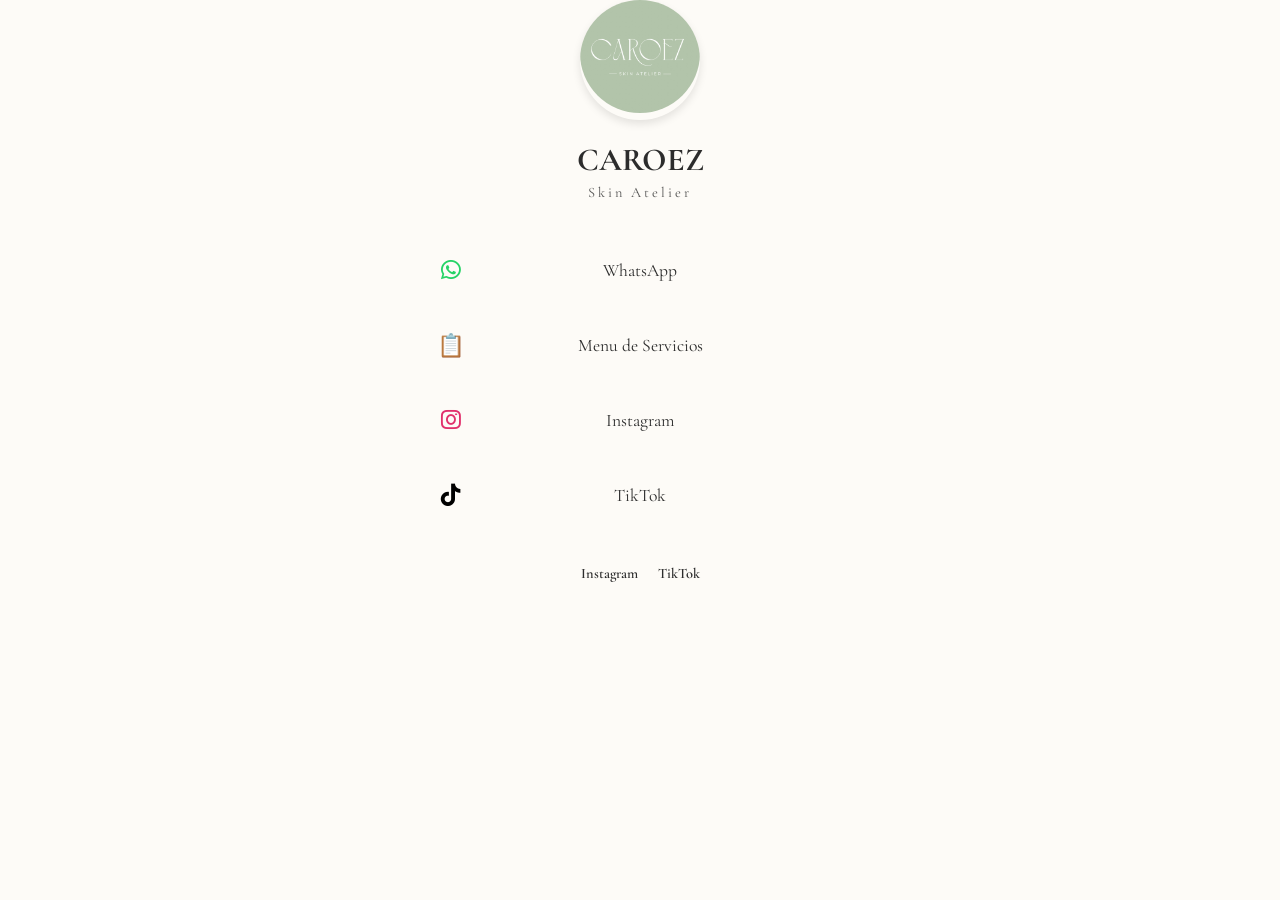
<file: Index.html>
<!DOCTYPE html>
<html lang="en">
<head>
    <meta charset="UTF-8">
    <meta name="viewport" content="width=device-width, initial-scale=1.0">
    <title>Caroez | Skin Atelier</title>
    <link rel="stylesheet" href="caroez_design.css">
    <link href="https://fonts.googleapis.com/css2?family=Cormorant+Garamond:wght@400;600&family=Poppins:wght@300;400&display=swap" rel="stylesheet">
    <link rel="stylesheet" href="https://cdnjs.cloudflare.com/ajax/libs/font-awesome/6.5.1/css/all.min.css">
</head>
<body>

    <div class ="container">
        <header class="profile">
            <div class="logo-container">
                <img src="logo.jpg" alt="Caroez Logo" class="logo">
            </div>
            <h1>CAROEZ</h1>
                <p class="subtitle">Skin Atelier</p>
        </header>

        <main class="links">
            <a href="https://wa.me/523318914439?text=Hola!%20Me%20gustaría%20agendar%20una%20cita" class="link-card" target="_blank">
                <i class="fa-brands fa-whatsapp icon"></i> WhatsApp
            </a>
        
            <a href="servicios.html" class="link-card">
                <span class="icon">📋</span> Menu de Servicios
            </a>

            <a href="https://www.instagram.com/caroez_gdl/" class="link-card" target="_blank">
                <i class="fa-brands fa-instagram icon"></i> Instagram
            </a>

            <a href="#" class="link-card">
                <i class="fa-brands fa-tiktok icon"></i> TikTok
            </a>
        </main>

        <footer class="social-icons">
            <a href="https://www.instagram.com/caroez_gdl/" target="_blank">Instagram</a>
            <a href="#">TikTok</a>
        </footer>
    </div>
</body>
</html>
</file>
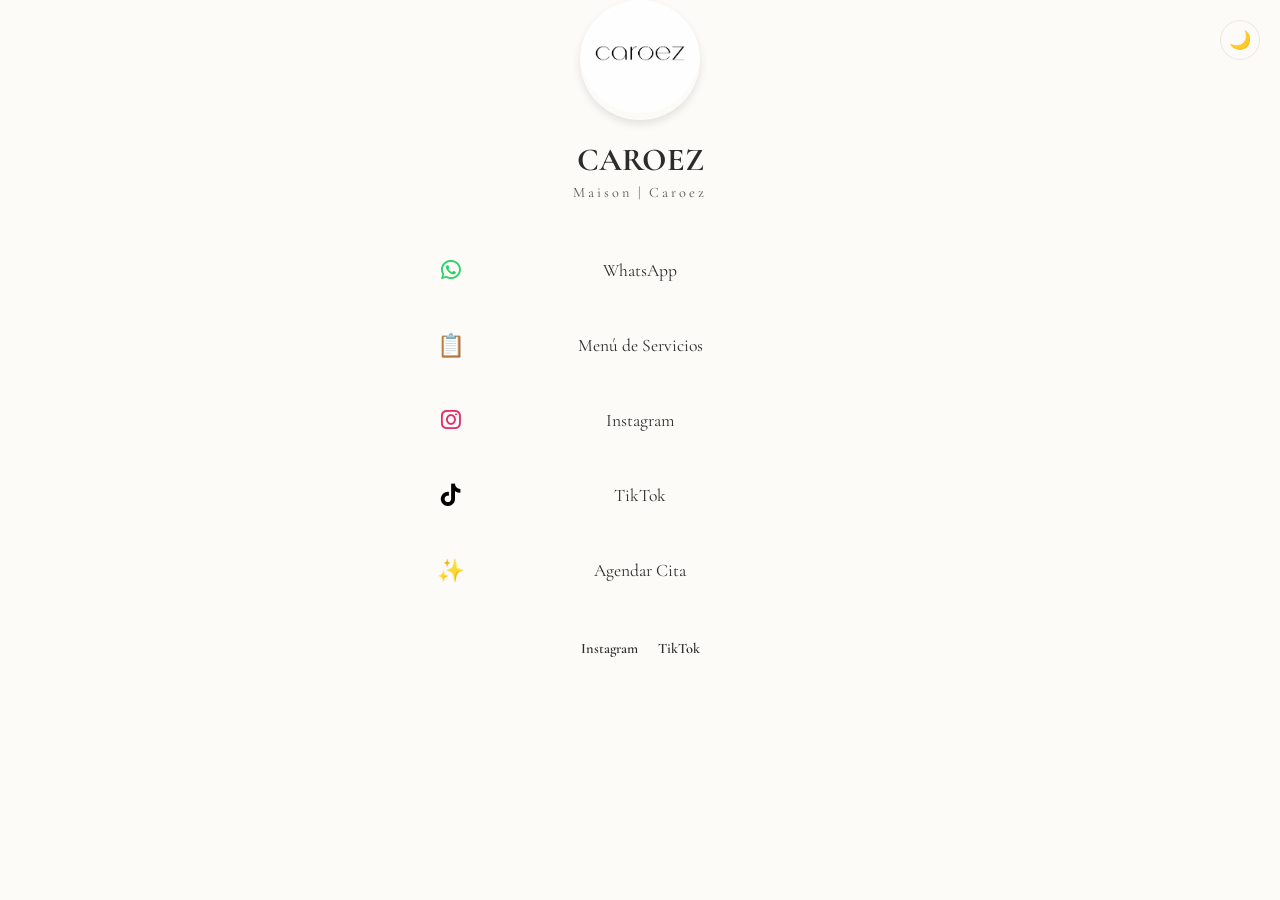
<file: index.html>
<!DOCTYPE html>
<html lang="en">
<head>
    <meta charset="UTF-8">
    <meta name="viewport" content="width=device-width, initial-scale=1.0">
    <title>Maison | Caroez</title>
    <link rel="icon" type="image/jpg" href="logo3.jpg">
    <link rel="apple-touch-icon" href="logo3.jpg">
    <link rel="stylesheet" href="caroez_design.css">
    <link href="https://fonts.googleapis.com/css2?family=Cormorant+Garamond:wght@400;600&family=Poppins:wght@300;400&display=swap" rel="stylesheet">
    <link rel="stylesheet" href="https://cdnjs.cloudflare.com/ajax/libs/font-awesome/6.5.1/css/all.min.css">
</head>
<body>

    <button id="darkModeToggle" style="position: fixed; top: 20px; right: 20px; background: none; border: 1px solid var(--border-color); border-radius: 50%; width: 40px; height: 40px; cursor: pointer; font-size: 18px; display: flex; align-items: center; justify-content: center; z-index: 1000;">
        <span id="darkModeIcon">🌙</span>
    </button>

    <div class ="container">
        <header class="profile">
            <div class="logo-container">
                <img src="logo3.jpg" alt="Caroez Logo" class="logo">
            </div>
            <h1>CAROEZ</h1>
                <p class="subtitle">Maison | Caroez</p>
        </header>

        <main class="links">
            <a href="https://wa.me/523311550203?text=Hola!%20Me%20gustaría%20agendar%20una%20cita" class="link-card" target="_blank">
                <i class="fa-brands fa-whatsapp icon"></i> WhatsApp
            </a>
        
            <a href="servicios.html" class="link-card">
                <span class="icon">📋</span> Menú de Servicios
            </a>

            <a href="https://www.instagram.com/caroez_gdl/" class="link-card" target="_blank">
                <i class="fa-brands fa-instagram icon"></i> Instagram
            </a>

            <a href="https://www.tiktok.com/@caroez_gdl?_r=1&_t=ZS-96Mw4SElnMK" class="link-card" target="_blank">
                <i class="fa-brands fa-tiktok icon"></i> TikTok
            </a>

            <a href="citas.html" class="link-card">
                <span class="icon">✨</span> Agendar Cita
            </a>
        </main>

        <footer class="social-icons">
            <a href="https://www.instagram.com/caroez_gdl/" target="_blank">Instagram</a>
            <a href="https://www.tiktok.com/@caroez_gdl?_r=1&_t=ZS-96Mw4SElnMK" target="_blank">TikTok</a>
        </footer>
    </div>
    <script src="script.js"></script>
</body>
</html>
</file>
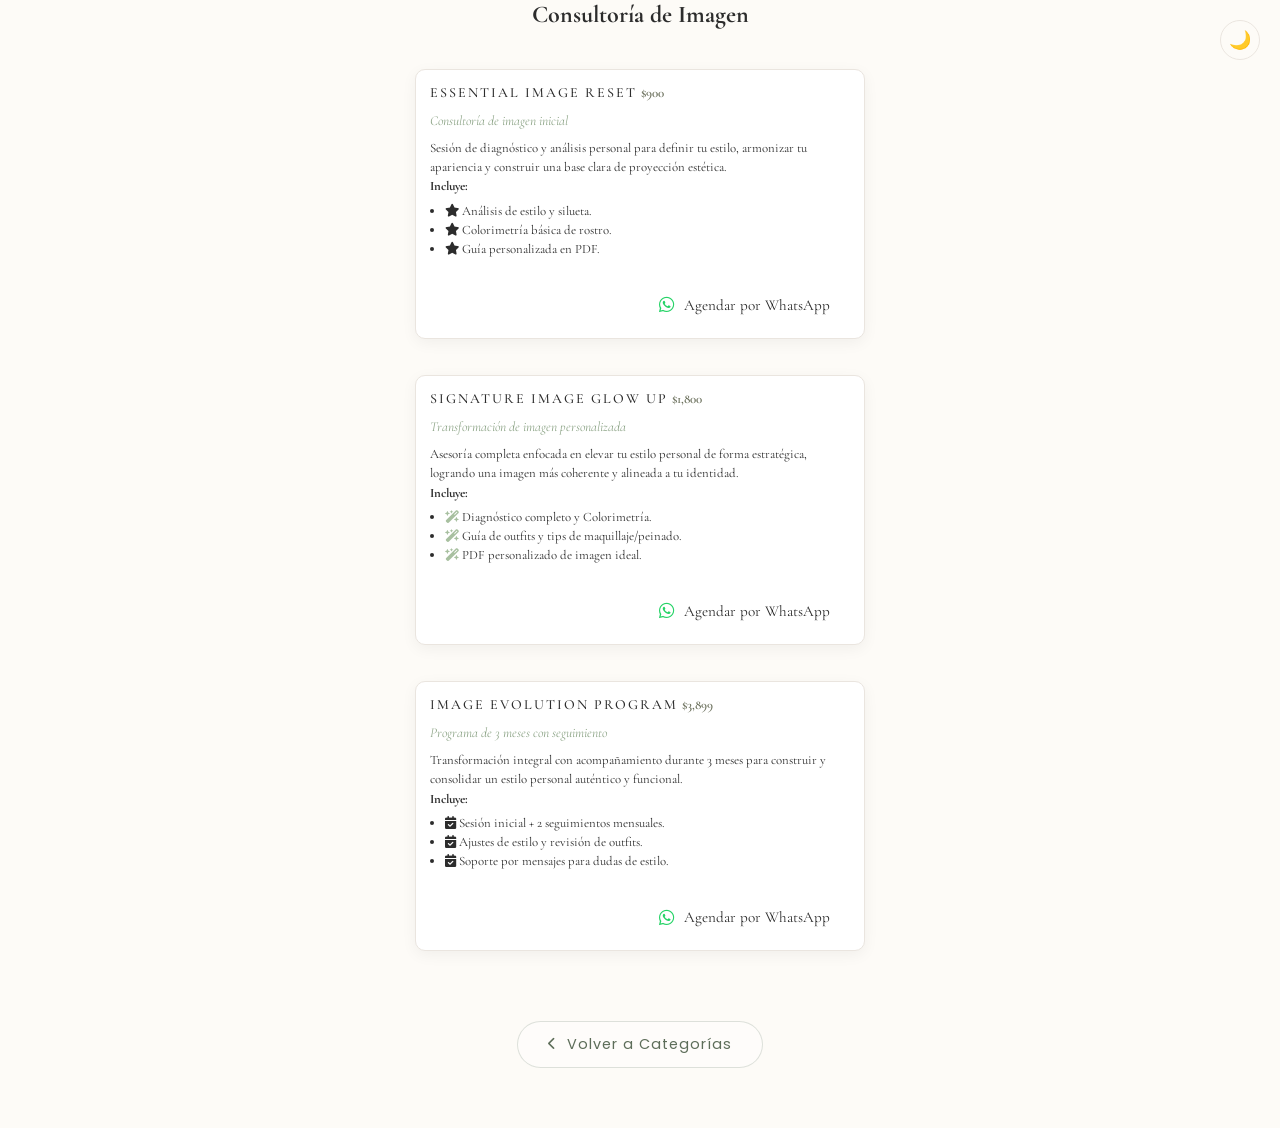
<file: consultoria.html>
<!DOCTYPE html>
<html lang="es">
<head>
    <meta charset="UTF-8">
    <meta name="viewport" content="width=device-width, initial-scale=1.0">
    <title>Consultoría | Caroez</title>
    <link rel="icon" type="image/jpg" href="logo3.jpg">
    <link rel="apple-touch-icon" href="logo3.jpg">
    <link rel="stylesheet" href="caroez_design.css">
    <link rel="stylesheet" href="https://cdnjs.cloudflare.com/ajax/libs/font-awesome/6.5.1/css/all.min.css">
    <link href="https://fonts.googleapis.com/css2?family=Cormorant+Garamond:wght@600&family=Poppins:wght@300;400;600&display=swap" rel="stylesheet">
</head>
<body>

    <button id="darkModeToggle" style="position: fixed; top: 20px; right: 20px; background: none; border: 1px solid var(--border-color); border-radius: 50%; width: 40px; height: 40px; cursor: pointer; font-size: 18px; display: flex; align-items: center; justify-content: center; z-index: 1000;">
        <span id="darkModeIcon">🌙</span>
    </button>

    <div class="container">
        <header class="profile">
            <h2 class="category-title">Consultoría de Imagen</h2>
        </header>

        <main class="links">
            
            <div class="service-card">
                <div class="service-header">
                    <span class="service-name">ESSENTIAL IMAGE RESET</span>
                    <span class="service-price">$900</span>
                </div>
                <p class="service-tagline">Consultoría de imagen inicial</p>
                <div class="service-details">
                    <p class="experiencia-text">Sesión de diagnóstico y análisis personal para definir tu estilo, armonizar tu apariencia y construir una base clara de proyección estética.</p>
                    <strong>Incluye:</strong>
                    <ul class="include-list">
                        <li><i class="fa-solid fa-star check-icon"></i> Análisis de estilo y silueta.</li>
                        <li><i class="fa-solid fa-star check-icon"></i> Colorimetría básica de rostro.</li>
                        <li><i class="fa-solid fa-star check-icon"></i> Guía personalizada en PDF.</li>
                    </ul>
                </div>
                <a href="https://wa.me/523311550203?text=Hola!%20Me%20interesa%20Essential%20Image%20Reset%20($900)" class="btn-book" target="_blank">
                    <i class="fa-brands fa-whatsapp"></i> Agendar por WhatsApp
                </a>
            </div>

            <div class="service-card">
                <div class="service-header">
                    <span class="service-name">SIGNATURE IMAGE GLOW UP</span>
                    <span class="service-price">$1,800</span>
                </div>
                <p class="service-tagline">Transformación de imagen personalizada</p>
                <div class="service-details">
                    <p class="experiencia-text">Asesoría completa enfocada en elevar tu estilo personal de forma estratégica, logrando una imagen más coherente y alineada a tu identidad.</p>
                    <strong>Incluye:</strong>
                    <ul class="include-list">
                        <li><i class="fa-solid fa-wand-magic-sparkles check-icon"></i> Diagnóstico completo y Colorimetría.</li>
                        <li><i class="fa-solid fa-wand-magic-sparkles check-icon"></i> Guía de outfits y tips de maquillaje/peinado.</li>
                        <li><i class="fa-solid fa-wand-magic-sparkles check-icon"></i> PDF personalizado de imagen ideal.</li>
                    </ul>
                </div>
                <a href="https://wa.me/523311550203?text=Hola!%20Me%20interesa%20Signature%20Image%20Glow%20Up%20($1,800)" class="btn-book" target="_blank">
                    <i class="fa-brands fa-whatsapp"></i> Agendar por WhatsApp
                </a>
            </div>

            <div class="service-card">
                <div class="service-header">
                    <span class="service-name">IMAGE EVOLUTION PROGRAM</span>
                    <span class="service-price">$3,899</span>
                </div>
                <p class="service-tagline">Programa de 3 meses con seguimiento</p>
                <div class="service-details">
                    <p class="experiencia-text">Transformación integral con acompañamiento durante 3 meses para construir y consolidar un estilo personal auténtico y funcional.</p>
                    <strong>Incluye:</strong>
                    <ul class="include-list">
                        <li><i class="fa-solid fa-calendar-check check-icon"></i> Sesión inicial + 2 seguimientos mensuales.</li>
                        <li><i class="fa-solid fa-calendar-check check-icon"></i> Ajustes de estilo y revisión de outfits.</li>
                        <li><i class="fa-solid fa-calendar-check check-icon"></i> Soporte por mensajes para dudas de estilo.</li>
                    </ul>
                </div>
                <a href="https://wa.me/523311550203?text=Hola!%20Me%20interesa%20Image%20Evolution%20Program%20($3,899)" class="btn-book" target="_blank">
                    <i class="fa-brands fa-whatsapp"></i> Agendar por WhatsApp
                </a>
            </div>

        </main>

        <footer class="footer-container">
         <a href="servicios.html" class="btn-back">
            <i class="fa-solid fa-chevron-left"></i> Volver a Categorías
        </a>
        </footer>
    </div>
    <script src="script.js"></script>
</body>
</html>
</file>
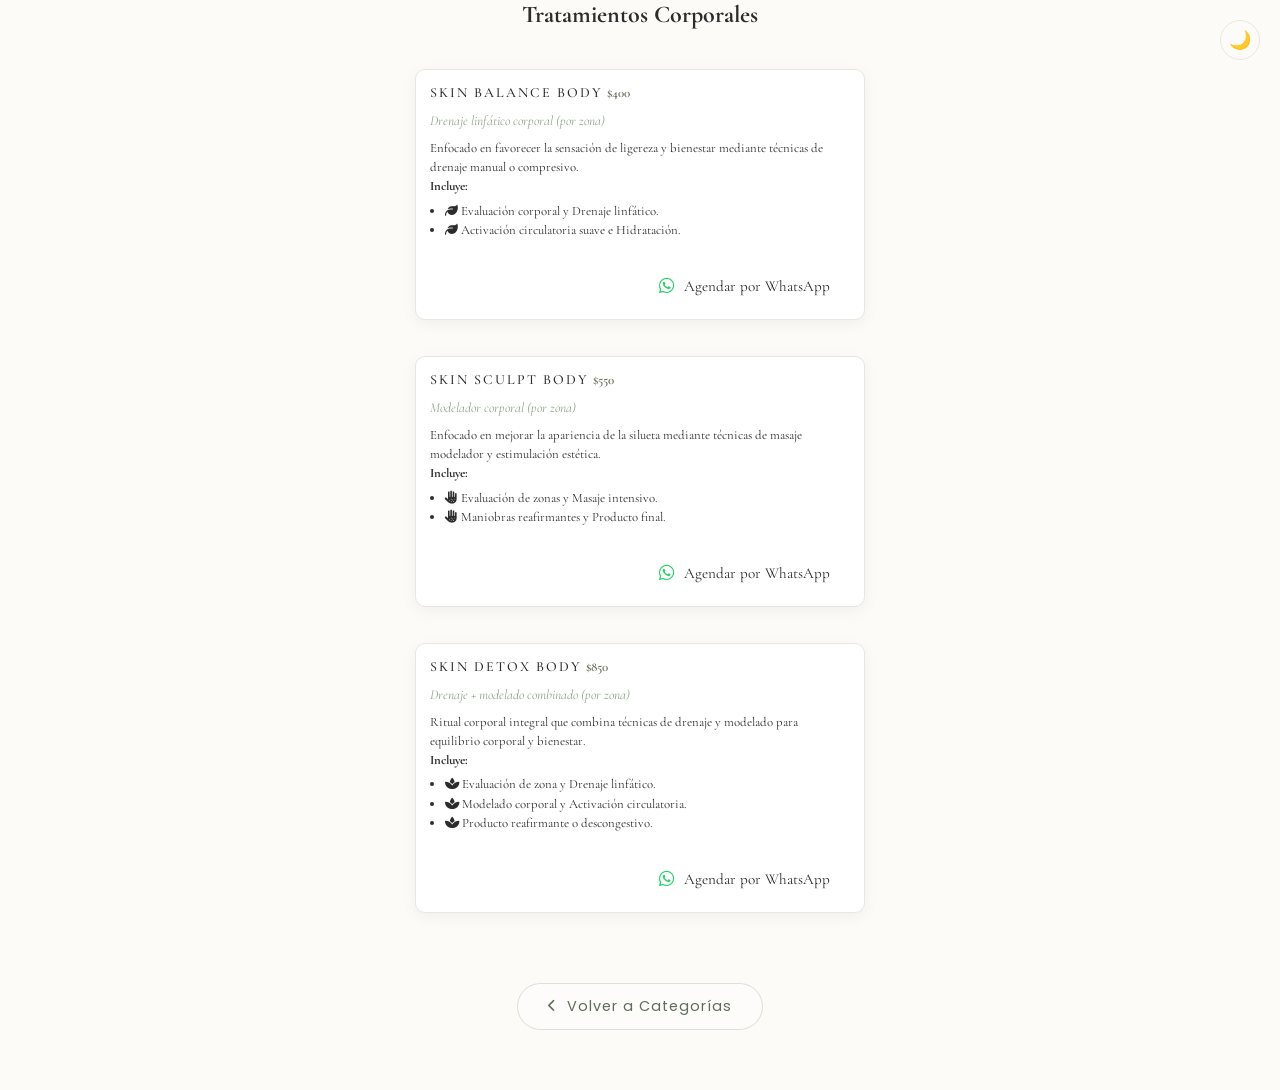
<file: corporales.html>
<!DOCTYPE html>
<html lang="es">
<head>
    <meta charset="UTF-8">
    <meta name="viewport" content="width=device-width, initial-scale=1.0">
    <title>Corporales | Caroez</title>
    <link rel="icon" type="image/jpg" href="logo3.jpg">
    <link rel="apple-touch-icon" href="logo3.jpg">
    <link rel="stylesheet" href="caroez_design.css">
    <link rel="stylesheet" href="https://cdnjs.cloudflare.com/ajax/libs/font-awesome/6.5.1/css/all.min.css">
    <link href="https://fonts.googleapis.com/css2?family=Cormorant+Garamond:wght@600&family=Poppins:wght@300;400;600&display=swap" rel="stylesheet">
</head>
<body>

    <button id="darkModeToggle" style="position: fixed; top: 20px; right: 20px; background: none; border: 1px solid var(--border-color); border-radius: 50%; width: 40px; height: 40px; cursor: pointer; font-size: 18px; display: flex; align-items: center; justify-content: center; z-index: 1000;">
        <span id="darkModeIcon">🌙</span>
    </button>

    <div class="container">
        <header class="profile">
            <h2 class="category-title">Tratamientos Corporales</h2>
        </header>

        <main class="links">
            
            <div class="service-card">
                <div class="service-header">
                    <span class="service-name">SKIN BALANCE BODY</span>
                    <span class="service-price">$400</span>
                </div>
                <p class="service-tagline">Drenaje linfático corporal (por zona)</p>
                <div class="service-details">
                    <p class="experiencia-text">Enfocado en favorecer la sensación de ligereza y bienestar mediante técnicas de drenaje manual o compresivo.</p>
                    <strong>Incluye:</strong>
                    <ul class="include-list">
                        <li><i class="fa-solid fa-leaf check-icon"></i> Evaluación corporal y Drenaje linfático.</li>
                        <li><i class="fa-solid fa-leaf check-icon"></i> Activación circulatoria suave e Hidratación.</li>
                    </ul>
                </div>
                <a href="https://wa.me/523311550203?text=Hola!%20Me%20interesa%20Skin%20Balance%20Body%20($200)" class="btn-book" target="_blank">
                    <i class="fa-brands fa-whatsapp"></i> Agendar por WhatsApp
                </a>
            </div>

            <div class="service-card">
                <div class="service-header">
                    <span class="service-name">SKIN SCULPT BODY</span>
                    <span class="service-price">$550</span>
                </div>
                <p class="service-tagline">Modelador corporal (por zona)</p>
                <div class="service-details">
                    <p class="experiencia-text">Enfocado en mejorar la apariencia de la silueta mediante técnicas de masaje modelador y estimulación estética.</p>
                    <strong>Incluye:</strong>
                    <ul class="include-list">
                        <li><i class="fa-solid fa-hand-dots check-icon"></i> Evaluación de zonas y Masaje intensivo.</li>
                        <li><i class="fa-solid fa-hand-dots check-icon"></i> Maniobras reafirmantes y Producto final.</li>
                    </ul>
                </div>
                <a href="https://wa.me/523311550203?text=Hola!%20Me%20interesa%20Skin%20Sculpt%20Body%20($550)" class="btn-book" target="_blank">
                    <i class="fa-brands fa-whatsapp"></i> Agendar por WhatsApp
                </a>
            </div>

            <div class="service-card">
                <div class="service-header">
                    <span class="service-name">SKIN DETOX BODY</span>
                    <span class="service-price">$850</span>
                </div>
                <p class="service-tagline">Drenaje + modelado combinado (por zona)</p>
                <div class="service-details">
                    <p class="experiencia-text">Ritual corporal integral que combina técnicas de drenaje y modelado para equilibrio corporal y bienestar.</p>
                    <strong>Incluye:</strong>
                    <ul class="include-list">
                        <li><i class="fa-solid fa-spa check-icon"></i> Evaluación de zona y Drenaje linfático.</li>
                        <li><i class="fa-solid fa-spa check-icon"></i> Modelado corporal y Activación circulatoria.</li>
                        <li><i class="fa-solid fa-spa check-icon"></i> Producto reafirmante o descongestivo.</li>
                    </ul>
                </div>
                <a href="https://wa.me/523311550203?text=Hola!%20Me%20interesa%20Skin%20Detox%20Body%20($850)" class="btn-book" target="_blank">
                    <i class="fa-brands fa-whatsapp"></i> Agendar por WhatsApp
                </a>
            </div>

        </main>

        <footer class="footer-container">
            <a href="servicios.html" class="btn-back">
                <i class="fa-solid fa-chevron-left"></i> Volver a Categorías
            </a>
        </footer>
    </div>
    <script src="script.js"></script>
</body>
</html>
</file>
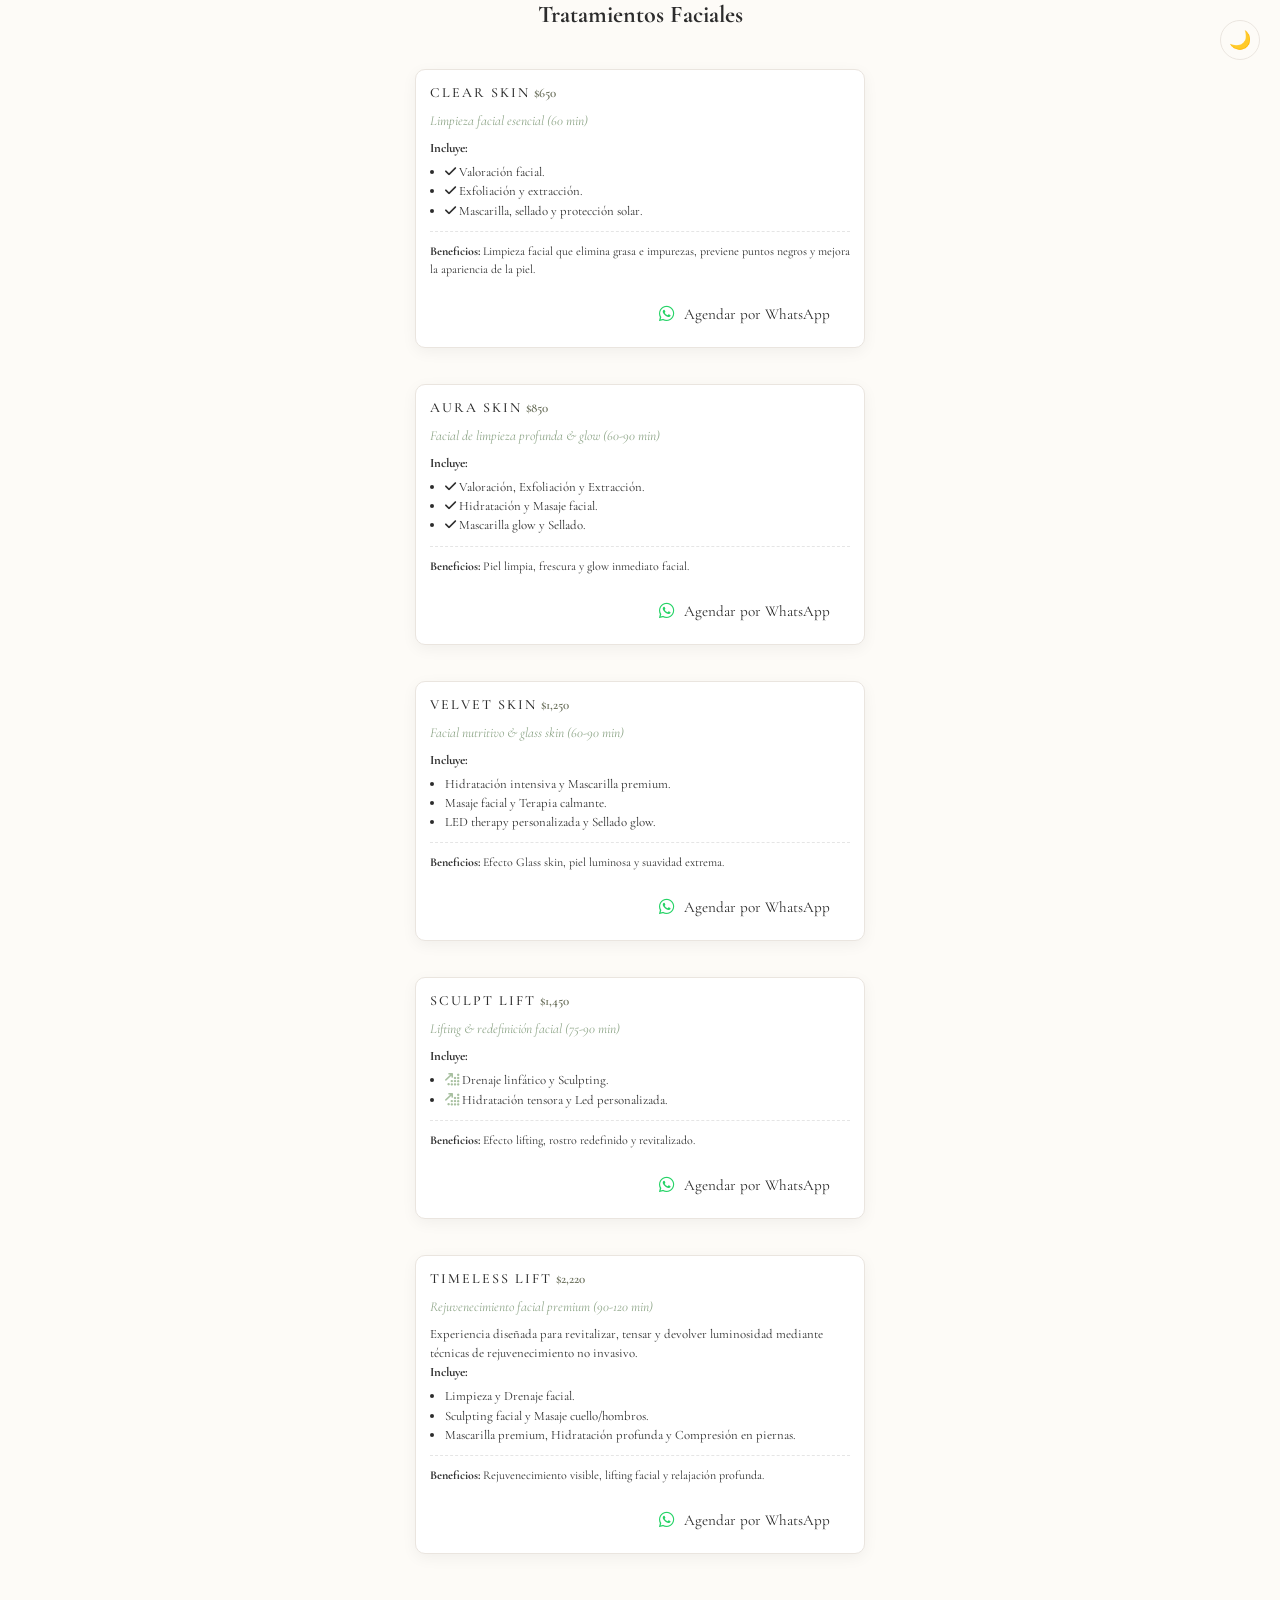
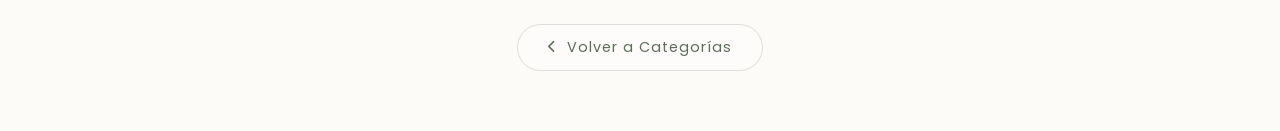
<file: faciales.html>
<!DOCTYPE html>
<html lang="es">
<head>
    <meta charset="UTF-8">
    <meta name="viewport" content="width=device-width, initial-scale=1.0">
    <title>Faciales | Caroez</title>
    <link rel="icon" type="image/jpg" href="logo3.jpg">
    <link rel="apple-touch-icon" href="logo3.jpg">
    <link rel="stylesheet" href="caroez_design.css"> 
    <link rel="stylesheet" href="https://cdnjs.cloudflare.com/ajax/libs/font-awesome/6.5.1/css/all.min.css">
    <link href="https://fonts.googleapis.com/css2?family=Cormorant+Garamond:wght@600&family=Poppins:wght@300;400;600&display=swap" rel="stylesheet">
</head>
<body>
    <button id="darkModeToggle" style="position: fixed; top: 20px; right: 20px; background: none; border: 1px solid var(--border-color); border-radius: 50%; width: 40px; height: 40px; cursor: pointer; font-size: 18px; display: flex; align-items: center; justify-content: center; z-index: 1000;">
        <span id="darkModeIcon">🌙</span>
    </button>

    <div class="container">
        <header class="profile">
            <h2 class="category-title">Tratamientos Faciales</h2>
        </header>

        <main class="links">
            
            <div class="service-card">
                <div class="service-header">
                    <span class="service-name">CLEAR SKIN</span>
                    <span class="service-price">$650</span>
                </div>
                <p class="service-tagline">Limpieza facial esencial (60 min)</p>
                <div class="service-details">
                    <strong>Incluye:</strong>
                    <ul class="include-list">
                        <li><i class="fa-solid fa-check check-icon"></i> Valoración facial.</li>
                        <li><i class="fa-solid fa-check check-icon"></i>  Exfoliación y extracción.</li>
                        <li><i class="fa-solid fa-check check-icon"></i> Mascarilla, sellado y protección solar.</li>
                    </ul>
                    <p class="benefits"><strong>Beneficios:</strong> Limpieza facial que elimina grasa e impurezas, previene puntos negros y mejora la apariencia de la piel.</p>
                </div>
                <a href="https://wa.me/523311550203?text=Hola!%20Me%20interesa%20agendar%20Aura%20Skin%20($850)" class="btn-book" target="_blank">
                    <i class="fa-brands fa-whatsapp"></i> Agendar por WhatsApp
                </a>
            </div>

            <div class="service-card">
                <div class="service-header">
                    <span class="service-name">AURA SKIN</span>
                    <span class="service-price">$850</span>
                </div>
                <p class="service-tagline">Facial de limpieza profunda & glow (60-90 min)</p>
                <div class="service-details">
                    <strong>Incluye:</strong>
                    <ul class="include-list">
                        <li><i class="fa-solid fa-check check-icon"></i> Valoración, Exfoliación y Extracción.</li>
                        <li><i class="fa-solid fa-check check-icon"></i> Hidratación y Masaje facial.</li>
                        <li><i class="fa-solid fa-check check-icon"></i> Mascarilla glow y Sellado.</li>
                    </ul>
                    <p class="benefits"><strong>Beneficios:</strong> Piel limpia, frescura y glow inmediato facial.</p>
                </div>
                <a href="https://wa.me/523311550203?text=Hola!%20Me%20interesa%20agendar%20Aura%20Skin%20($850)" class="btn-book" target="_blank">
                    <i class="fa-brands fa-whatsapp"></i> Agendar por WhatsApp
                </a>
            </div>

            <div class="service-card">
                <div class="service-header">
                    <span class="service-name">VELVET SKIN</span>
                    <span class="service-price">$1,250</span>
                </div>
                <p class="service-tagline">Facial nutritivo & glass skin (60-90 min)</p>
                <div class="service-details">
                    <strong>Incluye:</strong>
                    <ul class="include-list">
                        <li><i class="fa-gem check-icon"></i> Hidratación intensiva y Mascarilla premium.</li>
                        <li><i class="fa-gem check-icon"></i> Masaje facial y Terapia calmante.</li>
                        <li><i class="fa-gem check-icon"></i> LED therapy personalizada y Sellado glow.</li>
                    </ul>
                    <p class="benefits"><strong>Beneficios:</strong> Efecto Glass skin, piel luminosa y suavidad extrema.</p>
                </div>
                <a href="https://wa.me/523311550203?text=Hola!%20Me%20interesa%20agendar%20Velvet%20Skin%20($1,250)" class="btn-book" target="_blank">
                    <i class="fa-brands fa-whatsapp"></i> Agendar por WhatsApp
                </a>
            </div>

            <div class="service-card">
                <div class="service-header">
                    <span class="service-name">SCULPT LIFT</span>
                    <span class="service-price">$1,450</span>
                </div>
                <p class="service-tagline">Lifting & redefinición facial (75-90 min)</p>
                <div class="service-details">
                    <strong>Incluye:</strong>
                    <ul class="include-list">
                        <li><i class="fa-solid fa-arrow-up-right-dots check-icon"></i> Drenaje linfático y Sculpting.</li>
                        <li><i class="fa-solid fa-arrow-up-right-dots check-icon"></i> Hidratación tensora y Led personalizada.</li>
                    </ul>
                    <p class="benefits"><strong>Beneficios:</strong> Efecto lifting, rostro redefinido y revitalizado.</p>
                </div>
                <a href="https://wa.me/523311550203?text=Hola!%20Me%20interesa%20agendar%20Sculpt%20Lift%20($1,450)" class="btn-book" target="_blank">
                    <i class="fa-brands fa-whatsapp"></i> Agendar por WhatsApp
                </a>
            </div>

            <div class="service-card">
                <div class="service-header">
                    <span class="service-name">TIMELESS LIFT</span>
                    <span class="service-price">$2,220</span>
                </div>
                <p class="service-tagline">Rejuvenecimiento facial premium (90-120 min)</p>
                <div class="service-details">
                    <p class="experiencia-text">Experiencia diseñada para revitalizar, tensar y devolver luminosidad mediante técnicas de rejuvenecimiento no invasivo.</p>
                    <strong>Incluye:</strong>
                    <ul class="include-list">
                        <li><i class="fa-hourglass-half check-icon"></i> Limpieza y Drenaje facial.</li>
                        <li><i class="fa-hourglass-half check-icon"></i> Sculpting facial y Masaje cuello/hombros.</li>
                        <li><i class="fa-hourglass-half check-icon"></i> Mascarilla premium, Hidratación profunda y Compresión en piernas.</li>
                    </ul>
                    <p class="benefits"><strong>Beneficios:</strong> Rejuvenecimiento visible, lifting facial y relajación profunda.</p>
                </div>
                <a href="https://wa.me/523311550203?text=Hola!%20Me%20interesa%20agendar%20Timeless%20Lift%20($2,220)" class="btn-book" target="_blank">
                    <i class="fa-brands fa-whatsapp"></i> Agendar por WhatsApp
                </a>
            </div>

        </main>

        <footer class="footer-container">
            <a href="servicios.html" class="btn-back">
                <i class="fa-solid fa-chevron-left"></i> Volver a Categorías
            </a>
        </footer>
    </div>
    <script src="script.js"></script>
</body>
</html>
</file>
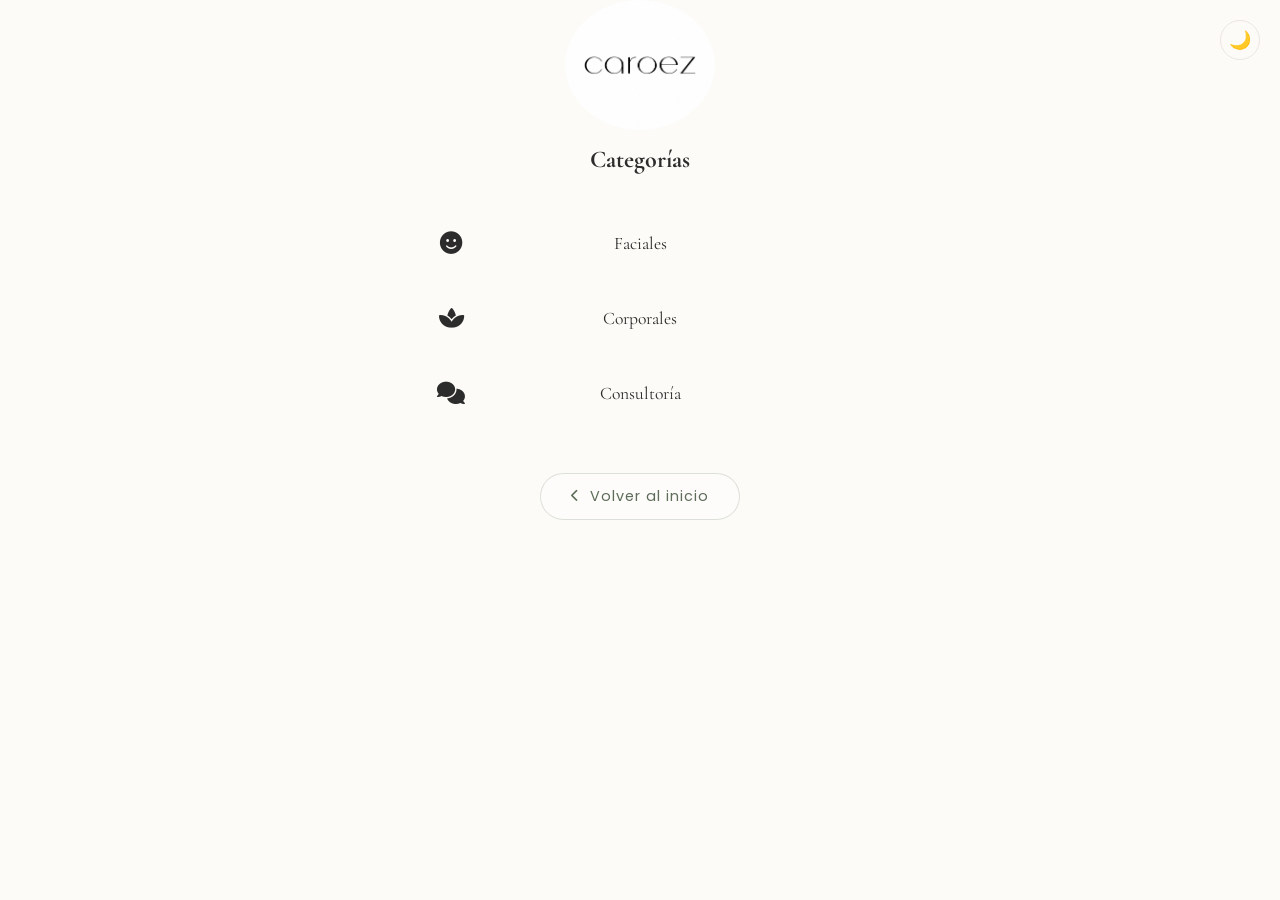
<file: servicios.html>
<!DOCTYPE html>
<html lang="en">
<head>
    <meta charset="UTF-8">
    <meta name="viewport" content="width=device-width, initial-scale=1.0">
    <title>Caroez | Servicios</title>
    <link rel="icon" type="image/jpg" href="logo3.jpg">
    <link rel="stylesheet" href="caroez_design.css">
    <link href="https://fonts.googleapis.com/css2?family=Cormorant+Garamond:wght@400;600&family=Poppins:wght@300;400&display=swap" rel="stylesheet">
    <link rel="stylesheet" href="https://cdnjs.cloudflare.com/ajax/libs/font-awesome/6.5.1/css/all.min.css">
    <link rel="apple-touch-icon" href="logo3.jpg">
</head>
<body>

    <button id="darkModeToggle" style="position: fixed; top: 20px; right: 20px; background: none; border: 1px solid var(--border-color); border-radius: 50%; width: 40px; height: 40px; cursor: pointer; font-size: 18px; display: flex; align-items: center; justify-content: center; z-index: 1000;">
        <span id="darkModeIcon">🌙</span>
    </button>

<div class="container">
    <header class="profile">
        <a href="index.html">
            <img src="logo3.jpg" alt="Caroez Logo" class="main-logo" style="width: 150px;">
        </a>
        <h2 class="category-title">Categorías</h2>
    </header>

    <main class="links">
        <a href="faciales.html" class="link-card">
            <i class="fa-solid fa-face-smile icon"></i> Faciales
        </a>

        <a href="corporales.html" class="link-card">
            <i class="fa-solid fa-spa icon"></i> Corporales
        </a>

        <a href="consultoria.html" class="link-card">
            <i class="fa-solid fa-comments icon"></i> Consultoría
        </a>
    </main>

    <footer class="footer-container">
        <a href="index.html" class="btn-back">
            <i class="fa-solid fa-chevron-left"></i> Volver al inicio
        </a>
    </footer>
</div>
<script src="script.js"></script>
</file>
<file: caroez_design.css>
:root {
    --bg-color: #fdfbf7;        /* Fondo cálido suave */
    --card-bg: #ffffff;         /* Fondo de tarjetas */
    --text-color: #2c2c2c;      /* Texto principal */
    --text-muted: #6b705c;      /* Subtítulos */
    --border-color: #eae5df;    /* Bordes y líneas */
    --btn-bg: #1a1a1a;          /* Botones principales */
    --btn-text: #ffffff;
}

body.dark-mode {
    --bg-color: #121212;        /* Fondo negro elegante para la noche */
    --card-bg: #1e1e1e;         /* Tarjetas en gris oscuro */
    --text-color: #f3f3f3;      /* Texto blanco suave */
    --text-muted: #a0a0a0;      /* Subtítulos más claros */
    --border-color: #333333;    /* Bordes sutiles oscuros */
    --btn-bg: #ffffff;          /* Botones blancos en modo oscuro */
    --btn-text: #121212;
}

* {
    margin: 0;
    padding: 0;
    box-sizing: border-box;
}

body {
    background-color: var(--bg-color); /* Un beige muy claro y elegante */
    font-family: 'Cormorant Garamond', serif; /* Tipografía elegante y sofisticada */
    margin: 0;
    color: var(--text-color); /* Un gris oscuro para el texto, más suave que el negro puro */
    transition: background-color 0.3s ease, color 0.3s ease;
    display: flex;
    justify-content: center;
    align-items: flex-start;
    min-height: 100vh;
    padding: 0;
}

.button, .menu-option, .categoria-btn {
    background-color: var(--card-bg); /* Un blanco hueso muy sutil para suavizar */
    color: var(--text-color); /* El texto interno lleva el morado del logo */
    border: 1px solid var(--border-color);
    padding: 15px 30px;
    margin: 12px auto;
    border-radius: 30px; /* Bordes redondeados premium */
    display: flex;
    align-items: center;
    justify-content: center;
    font-weight: 500;
    text-decoration: none;
    box-shadow: 0 4px 10px rgba(0, 0, 0, 0.15);
    transition: all 0.3s ease;
    width: 85%;
    max-width: 400px;
}

.precio, .duracion, .acento-marca {
    color: #b1d235; /* Este es el verde lima sutil de las líneas de tu logo, ¡resaltará increíble sobre el morado! */
    font-weight: bold;
}

.button:hover, .menu-option:hover, .categoria-btn:hover {
    transform: translateY(-2px);
    box-shadow: 0 6px 15px rgba(0, 0, 0, 0.25);
    border-color: var(--text-color);
}

.container {
    width: 100%;
    max-width: 450px;
    text-align: center;
}

.profile {
    margin-bottom: 40px;
}

.logo-container {
    width: 120px;
    height: 120px;
    background-color: var(--blanco);
    border-radius: 50%;
    margin: 0 auto 20px;
    display: flex;
    justify-content: center;
    align-items: center;
    overflow: hidden;
    box-shadow: 0 4px 8px rgba(0, 0, 0, 0.1);
}

.logo {
    width: 100%;
    height: 100%;
    object-fit: cover;
    display: block;
}

h1, h2, h3 {
    color: var(--text-color);
    text-align: center;
}

.header-section img, 
header img, 
.logo-servicios {
    width: 130px;
    height: 130px;
    border-radius: 50%;
    object-fit: cover; /* Evita que la imagen se distorsione */
    display: block;
    margin: 0 auto 15px auto; /* Lo mantiene centrado */
}

.card-servicio {
    background-color: rgba(255, 255, 255, 0.07); /* Un fondo blanco ultra transparente para separar los servicios sin perder el fondo morado */
    border: 1px solid rgba(255, 255, 255, 0.15);
    border-radius: 15px;
    padding: 20px;
    margin: 15px auto;
    max-width: 500px;
}

.subtitle {
    font-size: 0.9rem;
    letter-spacing: 3px;
    margin-top: 5px;
    opacity: 0.8;
}

.links {
    display: flex;
    flex-direction: column;
    gap: 16px;
    width: 100%;
}

.link-card {
    background-color: var(--beige-claro);
    color: var(--texto-oscuro);
    text-decoration: none;
    padding: 18px 20px;
    border-radius: 50px;
    font-weight: 400;
    font-size: 1.1rem;
    transition: all 0.3s ease;
    display: flex;
    align-items: center;
    justify-content: center;
    position: relative;
    border: 1px solid transparent;
}

.link-card:hover {
    transform: scale(1.02);
    background-color: var(--blanco);
    border: 1px solid rgba(0,0,0,0.1);
}

.icon {
    font-size: 1.4rem;
    position: absolute;
    left: 20px;
    display: flex;
    align-items: center;
    justify-content: center;
    width: 30px;
}

.fa-whatsapp { 
    color: #25D366; 
}

.fa-instagram { 
    color: #E1306C; 
}

.fa-tiktok { 
    color: #000000; 
}

.social-icons {
    margin-top: 40px;
    display: flex;
    justify-content: center;
    gap: 20px;
}

.social-icons a {
    color: var(--texto-oscuro);
    text-decoration: none;
    font-size: 0.9rem;
    font-weight: 600;
}

.service-info {
    display: flex;
    justify-content: space-between;
    width: 70%; /* Ajusta según el ancho de tus botones */
    align-items: center;
}

.service-name {
    font-family: 'Cormorant Garamond', serif;
    font-size: 1.4rem;
    letter-spacing: 2px;
    font-weight: 600;
}

.service-price {
    font-weight: 600;
    color: var(--text-color); /* Tono café de tu imagen original */
}

.service-tagline {
    font-size: 0.85rem;
    font-style: italic;
    margin: 10px 0;
    color: #8fa689;
}

.service-details {
    font-size: 0.8rem;
    line-height: 1.5;
}

.service-details ul {
    margin: 5px 0 10px 15px;
    padding: 0;
}

.service-card {
    background-color: var(--beige-claro);
    border-radius: 25px;
    padding: 25px;
    margin-bottom: 20px;
    text-align: left;
    color: var(--texto-oscuro);
    box-shadow: 0 4px 15px rgba(0,0,0,0.05);
}
H1
.service-header {
    display: flex;
    justify-content: space-between;
    align-items: center;
    border-bottom: 1px solid rgba(0,0,0,0.1);
    padding-bottom: 10px;
}

.benefits {
    font-size: 0.75rem;
    border-top: 1px dashed rgba(0,0,0,0.1);
    padding-top: 10px;
}

.btn-book {
    display: flex; /* Esto alinea el icono y el texto */
    align-items: center;
    justify-content: center;
    text-align: center;
    background-color: var(--verde-fondo); /* Asegúrate de tener esta variable definida */
    color: var(--text-color);
    text-decoration: none;
    padding: 12px 20px;
    margin-top: 15px;
    border-radius: 50px;
    font-size: 0.95rem;
    transition: 0.3s ease;
    gap: 10px; /* Espacio entre el icono y el texto */
    width: fit-content; /* El botón se ajusta al texto */
    margin-left: auto; /* Lo empuja a la derecha */
}

.btn-book i {
    font-size: 1.1rem; /* Un poco más grande el icono de WA */
}

.btn-book:hover {
    filter: brightness(0.9);
    transform: scale(1.02);
}

.btn-back {
    display: flex;
    align-items: center;
    gap: 10px;
    background-color: rgba(255, 255, 255, 0.4); /* Blanco traslúcido muy sutil */
    color: #5d6d59; /* Un verde oliva oscuro para el texto */
    text-decoration: none;
    padding: 12px 30px;
    border-radius: 50px;
    font-family: 'Poppins', sans-serif;
    font-size: 0.9rem;
    font-weight: 400;
    letter-spacing: 1px;
    border: 1px solid rgba(93, 109, 89, 0.2);
    transition: all 0.3s ease;
}

.btn-back:hover {
    background-color: #f4f1ea; /* El beige claro de tus tarjetas */
    color: #6d4c41; /* El café de tus precios */
    transform: translateY(-2px);
    box-shadow: 0 4px 10px rgba(0,0,0,0.05);
}

.btn-back i {
    font-size: 0.8rem;
}

.fa-wand-magic-sparkles, .fa-gem, .fa-arrow-up-right-dots, .fa-hourglass-half {
    color: #A8C0A0;
}

.footer-container {
    margin-top: 50px;
    padding-bottom: 60px;
    display: flex;
    justify-content: center;
}

/* --- Estilos para la sección de Citas --- */
.booking-container {
    width: 100%;
    max-width: 480px;
    padding: 30px;
    background-color: var(--card-bg);
    border-radius: 12px;
    border: 1px solid var(--border-color);
    box-shadow: 0 4px 20px rgba(0, 0, 0, 0.04);
    box-sizing: border-box;
}

.form-group {
    margin-bottom: 18px;
    text-align: left;
}

.form-group label {
    display: block;
    margin-bottom: 6px;
    font-weight: 500;
    color: #333333; /* Gris oscuro para los labels */
}

.form-group input, 
.form-group select {
    width: 100%;
    padding: 12px;
    border-radius: 8px;
    border: 1px solid var(--border-color);
    background-color: var(--card-bg);
    color: var(--text-color);
    font-size: 15px;
    box-sizing: border-box;
}

.form-group input, 
.form-group select,
.form-group textarea {
    font-family: 'Cormorant Garamond', serif; /* O la fuente principal que use tu proyecto */
    font-size: 16px; /* Asegura un tamaño cómodo de lectura */
    color: var(--text-color);
}

.btn-confirmar {
    width: 100%;
    background-color: var(--btn-bg);
    color: var(--btn-text);
    font-weight: bold;
    padding: 14px;
    border: none;
    border-radius: 25px;
    cursor: pointer;
    font-size: 16px;
    transition: all 0.3s ease;
    margin-top: 10px;
}

.btn-confirmar:hover {
    background-color: #333333;
    transform: translateY(-2px);
}

.main-booking-wrapper {
    display: flex;
    flex-direction: column;
    align-items: center;
    justify-content: center;
    padding: 30px 20px;
    box-sizing: border-box;
}

.header-section {
    text-align: center;
    margin-bottom: 25px;
}

.logo-citas {
    width: 110px;
    height: 110px;
    border-radius: 50%;
    object-fit: cover;
    margin-bottom: 12px;
    box-shadow: 0 4px 10px rgba(0, 0, 0, 0.05);
}

.header-section h1 {
    font-size: 28px;
    color: var(--text-color);
    margin: 5px 0;
}

.sub-title-atelier {
    color: #6b705c; /* Un tono neutro elegante acorde al lujo silencioso */
    font-weight: 500;
    font-size: 16px;
    letter-spacing: 1px;
    margin: 0;
}

.services-category-title {
    font-size: 14px;
    font-weight: 600;
    text-transform: uppercase;
    letter-spacing: 1.5px;
    color: var(--text-muted);
    margin: 18px 0 10px 0;
}

.service-options-grid {
    display: grid;
    grid-template-columns: repeat(auto-fill, minmax(140px, 1fr));
    gap: 10px;
}

.service-card {
    background-color: var(--card-bg);
    border: 1px solid var(--border-color);
    border-radius: 10px;
    padding: 12px 14px;
    cursor: pointer;
    display: flex;
    flex-direction: column;
    justify-content: space-between;
    transition: all 0.25s ease;
    user-select: none;
}

.service-card:hover {
    border-color: var(--text-color);
    transform: translateY(-2px);
}

.service-card.selected {
    background-color: var(--btn-bg);
    color: var(--btn-text);
    border-color: var(--btn-bg);
    box-shadow: 0 4px 12px rgba(0,0,0,0.1);
}

.service-card.selected .service-name,
.service-card.selected .service-price {
    color: var(--btn-text) !important;
}

.service-name {
    font-size: 14px;
    font-weight: 500;
    margin-bottom: 6px;
    color: var(--text-color);
    line-height: 1.2;
}

.service-price {
    font-size: 13px;
    font-weight: 600;
    color: var(--text-muted);
}

#mensaje-status {
    margin-top: 15px;
    font-weight: bold;
    font-size: 15px;
}
</file>
